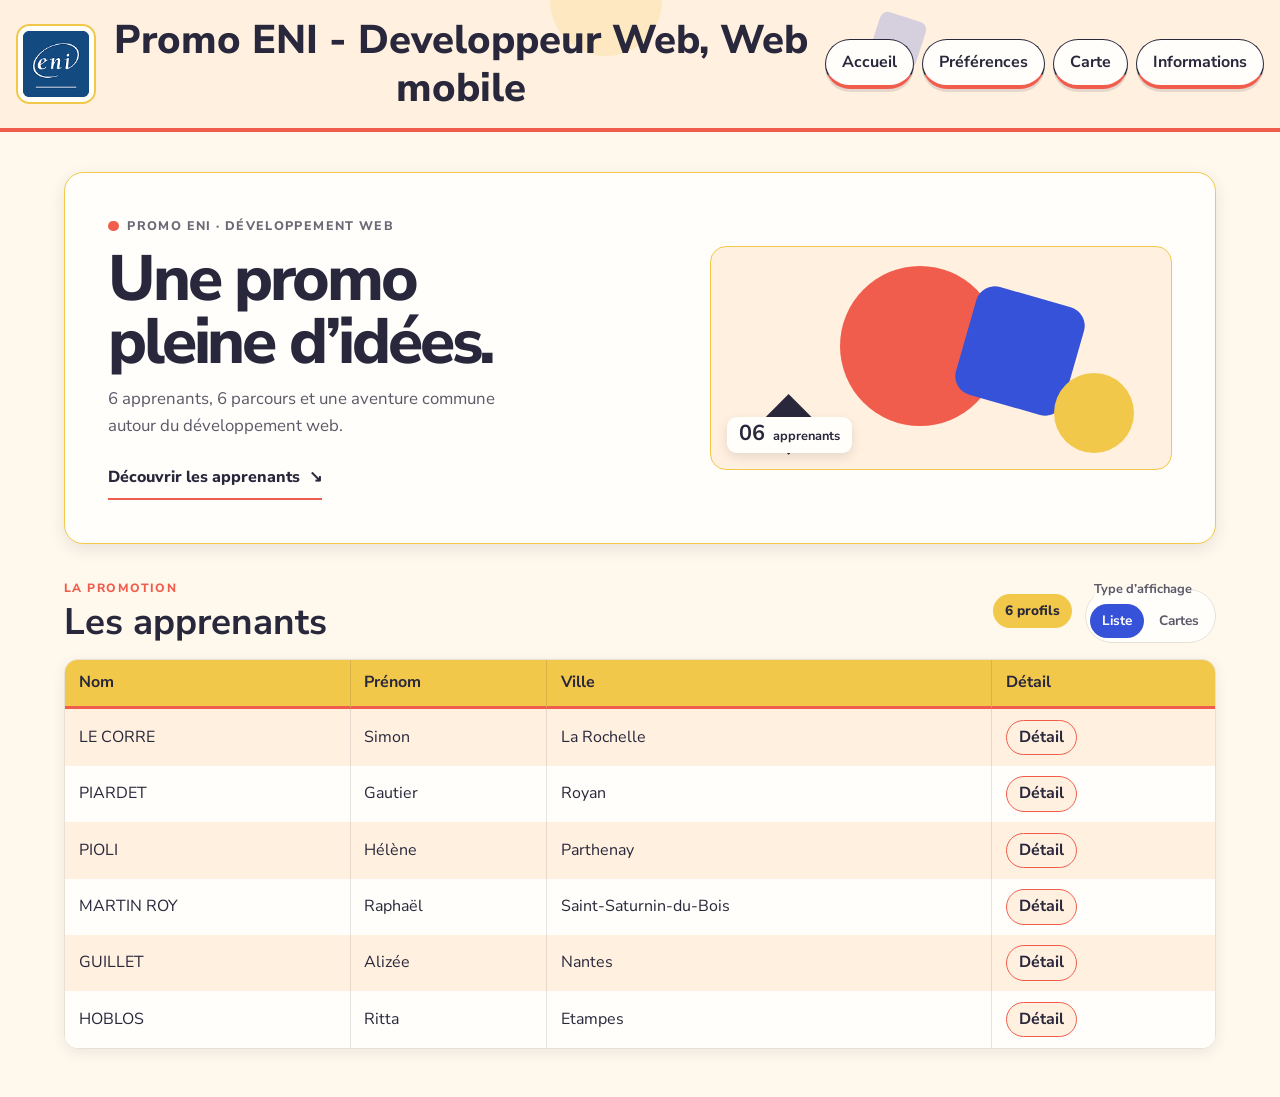
<file: html/index.html>
<!DOCTYPE html>
<html lang="fr">
<head>
    <meta charset="UTF-8">
    <meta name="viewport" content="width=device-width, initial-scale=1.0">
    <title>PromoENI - Accueil</title>
    <link rel="stylesheet" href="../css/style.css">
    <link href="https://fonts.googleapis.com/css2?family=Nunito+Sans:wght@400;600;700;800&display=swap" rel="stylesheet">
</head>

<body>

    <header>

        <img src="../images/logo.png" alt="Logo ENI" title="Logo ENI">

        <h1 class="site-title">Chargement de la promotion...</h1>

        <nav aria-label="Navigation principale">

            <a href="index.html" aria-current="page">Accueil</a>
            <a href="préférences.html">Préférences</a>
            <a href="carte.html">Carte</a>
            <a href="information.html">Informations</a>

        </nav>

    </header>

    <main class="page-content">

        <section class="hero" aria-labelledby="titre-introduction">

            <div class="hero-copy">

                <p class="eyebrow"><span class="eyebrow-dot" aria-hidden="true"></span>Promo ENI · Développement web</p>

                <h2 id="titre-introduction">Une promo pleine d’idées.</h2>

                <p><span id="nombreIntro">6</span> apprenants, <span id="nombreParcours">6</span> parcours et une aventure commune autour du développement web.</p>

                <a class="hero-cta" href="#section-apprenants">Découvrir les apprenants <span aria-hidden="true">↘</span></a>

            </div>

            <div class="hero-art">

                <span class="shape shape-orb" aria-hidden="true"></span>
                <span class="shape shape-block" aria-hidden="true"></span>
                <span class="shape shape-sun" aria-hidden="true"></span>
                <span class="shape shape-diamond" aria-hidden="true"></span>

                <div class="art-caption"><strong id="nombreApprenantsHero">06</strong><span>apprenants</span></div>

            </div>

        </section>

        <section class="roster" id="section-apprenants" aria-labelledby="titreListe">

            <div class="section-head">

                <div>

                    <p class="section-kicker">La promotion</p>

                    <h2 id="titreListe">Les apprenants</h2>

                </div>

                <div class="roster-meta">

                    <span class="count-pill"><span id="nombreProfils">6</span> profils</span>

                    <form class="form-affichage">

                        <fieldset class="view-toggle">

                            <legend>Type d’affichage</legend>

                            <input type="radio" id="Liste" name="affichage" value="liste" checked>
                            <label for="Liste">Liste</label>

                            <input type="radio" id="Cartes" name="affichage" value="cartes">
                            <label for="Cartes">Cartes</label>

                        </fieldset>

                    </form>

                </div>

            </div>

            <div id="conteneurTableau" class="table-responsive">

                <table class="table-apprenants">

                    <thead>

                        <tr>

                            <th scope="col">Nom</th>
                            <th scope="col">Prénom</th>
                            <th scope="col">Ville</th>
                            <th scope="col">Détail</th>

                        </tr>
                    </thead>

                    <tbody id="listeApprenants"></tbody>

                </table>

            </div>

            <section id="cartesApprenants" class="grille-apprenants" aria-label="Cartes des apprenants" hidden></section>

        </section>

    </main>

    <div id="modalApprenant" class="modal-apprenant" hidden>

        <h2 id="titreModal">Fiche de l'apprenant</h2>

        <div class="contenu-identite-modal">
            <img id="avatarModal" class="avatar-modal" src="../images/avatar.png" alt="Avatar par défaut">

            <dl class="informations-modal">

                <div>

                    <dt>Nom</dt>
                    <dd id="nomModal"></dd>

                    <dt>Prénom</dt>
                    <dd id="prenomModal"></dd>

                </div>

                <div>

                    <dt>Ville</dt>
                    <dd id="villeModal"></dd>

                </div>

            </dl>

        </div>

        <section class="anecdote-modal">

            <h3 id="titreAnecdoteModal">Anecdote sur l'apprenant</h3>

            <p id="texteAnecdoteModal"></p>

        </section>

    </div>


    <script src="../js/index.js"></script>
    <script src="../js/theme.js"></script>
    <script src="../js/promo.js"></script>

</body>

</html>
</file>
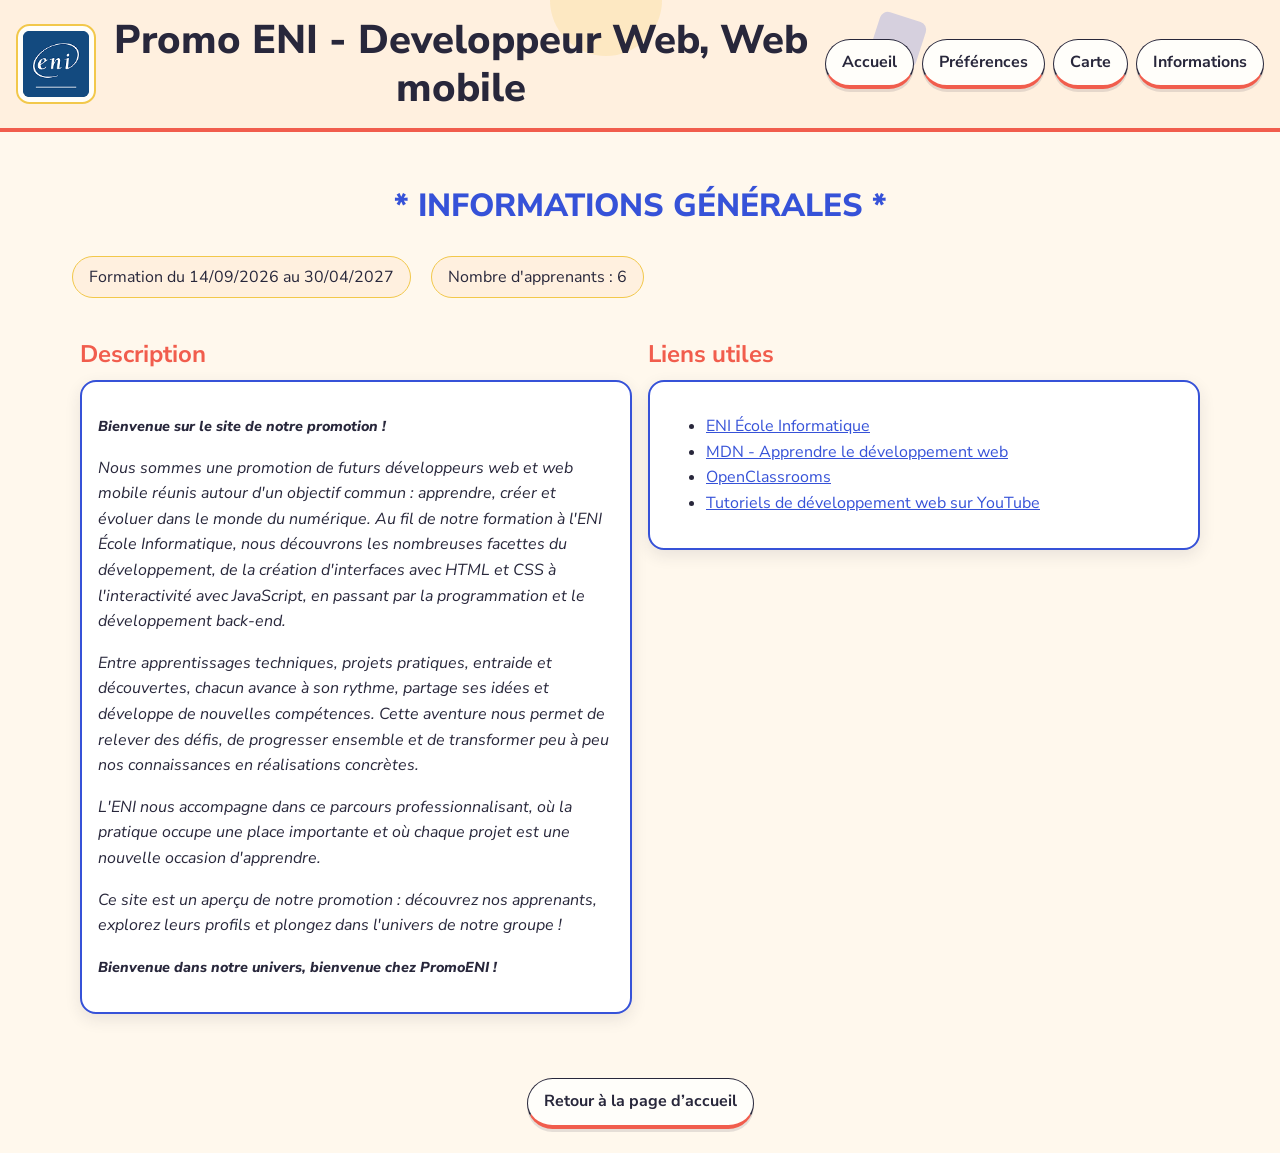
<file: html/information.html>
<!DOCTYPE html>
<html lang="fr">
<head>
    <meta charset="UTF-8">
    <meta name="viewport" content="width=device-width, initial-scale=1.0">
    <title>PromoENI - Informations</title>
    <link rel="stylesheet" href="../css/style.css">
    <link href="https://fonts.googleapis.com/css2?family=Nunito+Sans:wght@400;600;700;800&display=swap" rel="stylesheet">
</head>

<body>

    <header>

        <img src="../images/logo.png" alt="Logo ENI" title="Logo ENI">

         <h1 class="site-title">Chargement de la promotion...</h1>

        <nav>

            <a href="index.html">Accueil</a>
            <a href="préférences.html">Préférences</a>
            <a href="carte.html">Carte</a>
            <a href="information.html">Informations</a>

        </nav>

    </header>

    <main class="page-informations">

        <h1>* INFORMATIONS GÉNÉRALES *</h1>

        <p id="datesFormation">Chargement des dates...</p>

        <p id="nombreApprenants">Chargement du nombre d'apprenants...</p>

        <div class="contenu-informations">

            <section class="bloc-information">

                <h2>Description</h2>

                <div class="cadre-information">
            
                    <div id="texteDescription"></div>

                </div>

            </section>

            <section class="bloc-information">

                <h2>Liens utiles</h2>

                <div class="cadre-information">

                    <ul>

                        <li><a href="https://www.eni-ecole.fr/" target="_blank">
                        ENI École Informatique</a>
                        </li>

                        <li><a href="https://developer.mozilla.org/fr/docs/Learn_web_development" target="_blank">
                        MDN - Apprendre le développement web</a>
                        </li>

                        <li><a href="https://openclassrooms.com/fr/" target="_blank">
                        OpenClassrooms</a>
                        </li>

                        <li><a href="https://www.youtube.com/results?search_query=tutoriel+d%C3%A9veloppement+web+fran%C3%A7ais+d%C3%A9butant" target="_blank">
                        Tutoriels de développement web sur YouTube</a>

                        </li>

                    </ul>

                </div>

            </section>

        </div>

    </main>

    <footer class="footer-informations">

        <a class="lien-navigation" href="index.html">Retour à la page d’accueil</a>

    </footer>
    
    <script src="../js/theme.js"></script>
    <script src="../js/information.js"></script>
    <script src="../js/promo.js"></script>

</body>

</html>
</file>
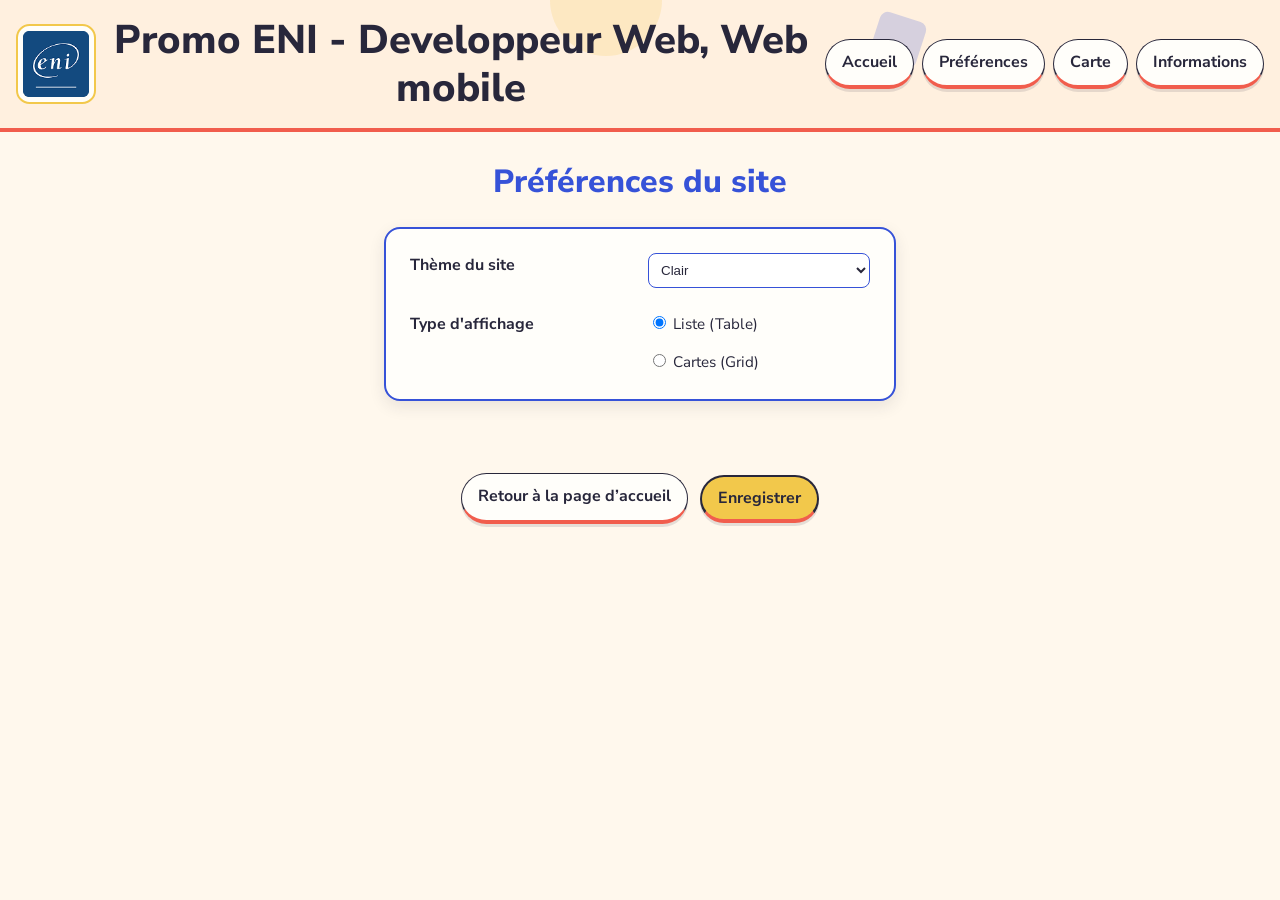
<file: html/préférences.html>
<!DOCTYPE html>
<html lang="fr">
<head>
    <meta charset="UTF-8">
    <meta name="viewport" content="width=device-width, initial-scale=1.0">
    <title>PromoENI - Préférences</title>
    <link rel="stylesheet" href="../css/style.css">
    <link href="https://fonts.googleapis.com/css2?family=Nunito+Sans:wght@400;600;700;800&display=swap" rel="stylesheet">
</head>

<body>

    <header>

        <img src="../images/logo.png" alt="Logo ENI" title="Logo ENI">

         <h1 class="site-title">Chargement de la promotion...</h1>

        <nav>

            <a href="index.html">Accueil</a>
            <a href="préférences.html">Préférences</a>
            <a href="carte.html">Carte</a>
            <a href="information.html">Informations</a>

        </nav>

    </header>
    
    <main>

        <h1>Préférences du site</h1>

        <form id="formPreferences">

            <div class="preference-row">

                <label for="theme">Thème du site</label>

                <select name="theme" id="theme">

                    <option value="clair" selected>Clair</option>
                    <option value="sombre">Sombre</option>

                </select>

            </div>

            <fieldset class="preference-row">

                <legend>Type d'affichage</legend>

                <div class="preference-choices">

                    <div>

                        <input type="radio" id="Liste" name="affichage"value="liste" checked>
                        <label for="Liste">Liste (Table)</label>

                    </div>

                    <div>

                        <input type="radio" id="Cartes" name="affichage"value="cartes">
                        <label for="Cartes">Cartes (Grid)</label>
                    </div>

                </div>

            </fieldset>

        </form>

    </main>  

    <footer class="footer-preferences">

        <a class="lien-navigation" href="index.html">Retour à la page d’accueil</a>

        <button id="boutonEnregistrer" class="lien-navigation" type="button">Enregistrer</button>

    </footer>

    <script src="../js/préférences.js"></script>
    <script src="../js/theme.js"></script>
    <script src="../js/promo.js"></script>

</body>

</html>
</file>
<file: css/style.css>
/*-----------------------------------GENERALE----------------------------------------------*/


/* Les dimensions incluent les bordures et les marges internes */

*,
*::before,
*::after {
    box-sizing: border-box;
}

/* Les images restent adaptées à leur conteneur */

img {
    max-width: 100%;
    height: auto;
}

/* Le focus reste visible lors de la navigation au clavier */

:focus {
    outline: 3px solid #3652D8;
    outline-offset: 3px;
}

/* Mise en forme générale du site */

body {
    margin: 0;
    background-color: #FFF8ED;
    color: #28273B;
    font-family: "Nunito Sans", sans-serif;
    line-height: 1.6;
}


/* Titres principaux */


.site-title {
    color: #28273B;
    font-size: 2.5rem;
    line-height: 1.2;
    font-weight: 800;
    text-align: center;
    max-width: 100%;
}


@media (max-width: 40rem) {
    .site-title {
        font-size: 2rem;
    }
}

h1 {
    color: #28273B;
    font-size: 2rem;
    line-height: 1.3;
    font-weight: 800;
    text-align: center;
    max-width: 100%;
}

h2 {
    color: #28273B;
    font-size: 1.5rem;
    line-height: 1.4;
    font-weight: 700;
}

main > h2 {
    margin-left: 0;
}

/* En-tête du site */
header {
    display: flex;
    flex-wrap: wrap;
    align-items: center;
    justify-content: space-between;
    gap: 1rem;
    padding: 1rem;
    position: relative;
    overflow: hidden;
    background-color: #FFF0DF;
    border-bottom: 4px solid #F15D4D;
}

header::before,
header::after {
    content: "";
    position: absolute;
    z-index: 0;
    opacity: 0.2;
}

header::before {
    top: -3.5rem;
    left: 43%;
    width: 7rem;
    height: 7rem;
    border-radius: 50%;
    background-color: #F2C84B;
}

header::after {
    top: 1rem;
    right: 28%;
    width: 3rem;
    height: 3rem;
    border-radius: 0.5rem;
    background-color: #3652D8;
    transform: rotate(18deg);
}

header > img,
header > .site-title,
header > nav {
    position: relative;
    z-index: 1;
}

/* Logo ENI */
header img {
    display: block;
    width: 5rem;
    height: auto;
    flex-shrink: 0;
    padding: 0.3rem;
    background-color: #FFFEFA;
    border: 2px solid #F2C84B;
    border-radius: 0.85rem;
}

/* Titre du site */
header .site-title {
    margin: 0;
    flex: 1 1 12rem;
}

header nav {
    display: flex;
    flex-wrap: wrap;
    justify-content: center;
    gap: 0.5rem;
}

/* Liens du menu et lien de retour présentés comme des boutons */
header nav a,
.lien-navigation {
    font-family: inherit;
    font-size: inherit;
    cursor: pointer;
    display: inline-block;
    padding: 0.625rem 1rem;
    color: #28273B;
    background-color: #FFFEFA;
    border: 1px solid #28273B;
    border-bottom: 4px solid #F15D4D;
    border-radius: 999px;
    box-shadow: 0 3px 0 rgba(40, 39, 59, 0.12);
    font-weight: 700;
    text-decoration: none;
    transition: background-color 0.2s ease,
                color 0.2s ease,
                box-shadow 0.2s ease;
}

/* Même effet au survol pour les deux types de liens */
header nav a:hover,
.lien-navigation:hover {
    background-color: #3652D8;
    color: #FFFFFF;
    border-color: #3652D8;
    box-shadow: 0 4px 8px rgba(40, 39, 59, 0.2);
}



/*----------------------------------------PAGE ACCEUIL-------------------------------------*/


/* Zone du choix d'affichage */
form {
    display: flex;
    justify-content: flex-end;
    padding: 0.5rem 1rem;
}

/* Groupe sans bordure */
form fieldset {
    display: flex;
    flex-wrap: wrap;
    align-items: center;
    gap: 0.75rem;
    margin: 0;
    padding: 0;
    border: none;
    min-width: 0;
}

/* Intitulé du groupe */
form legend {
    float: left;
    width: auto;
    margin-right: 0.25rem;
    padding: 0;
    color: #28273B;
    font-size: 0.95rem;
    font-weight: 700;
}

form:not(#formPreferences) fieldset {
    padding: 0.5rem 0.9rem;
    background-color: #FFFEFA;
    border: 1px solid #E8E0D5;
    border-radius: 999px;
    box-shadow: 0 3px 10px rgba(40, 39, 59, 0.08);
}

/* Libellés */
form label {
    cursor: pointer;
    font-size: 0.95rem;
}

form:not(#formPreferences) {
    width: min(100%, 76rem);
    margin: 0 auto;
    padding: 0.8rem clamp(1rem, 2.7vw, 2rem);
}

form:not(#formPreferences) + main,
main:not(.page-informations) {
    width: min(100%, 76rem);
    margin: 0 auto;
    padding: 0.5rem clamp(1rem, 2.7vw, 2rem) 2rem;
}

main > h1,
main > h2,
.page-informations > h1 {
    color: #3652D8;
}

form:not(#formPreferences) + main {
    position: relative;
}

form:not(#formPreferences) + main::before,
form:not(#formPreferences) + main::after {
    content: "";
    position: absolute;
    z-index: 0;
    opacity: 0.28;
}

form:not(#formPreferences) + main::before {
    top: 5rem;
    right: 1.5rem;
    width: 10rem;
    height: 10rem;
    border-radius: 50%;
    background-color: #F2C84B;
}

form:not(#formPreferences) + main::after {
    top: 12rem;
    right: 8rem;
    width: 4rem;
    height: 4rem;
    border-radius: 0.75rem;
    background-color: #3652D8;
    transform: rotate(18deg);
}

form:not(#formPreferences) + main > * {
    position: relative;
    z-index: 1;
}



/* Formulaire des préférences */
#formPreferences {
    display: flex;
    flex-direction: column;
    gap: 1.5rem;
    width: min(100% - 2rem, 32rem);
    margin: 1.5rem auto;
    padding: 1.5rem;
    background-color: #FFFEFA;
    border: 2px solid #3652D8;
    border-radius: 1rem;
    box-shadow: 0 0.35rem 1rem rgba(40, 39, 59, 0.1);
}

/* Chaque rubrique possède deux colonnes identiques */
#formPreferences .preference-row {
    display: grid;
    grid-template-columns: 1fr 1fr;
    align-items: start;
    column-gap: 1rem;
    width: 100%;
    min-width: 0;
    margin: 0;
    padding: 0;
    border: none;
}

/* Intitulés alignés à gauche */
#formPreferences .preference-row > label,
#formPreferences .preference-row > legend {
    grid-column: 1;
    margin: 0;
    padding: 0;
    color: #28273B;
    font-size: 1rem;
    font-weight: 700;
}

/* Le menu et les choix occupent la même colonne */
#formPreferences select,
#formPreferences .preference-choices {
    grid-column: 2;
    min-width: 0;
}

/* Espacement des choix radio */
#formPreferences .preference-choices {
    display: flex;
    flex-direction: column;
    gap: 0.75rem;
}

#formPreferences label {
    cursor: pointer;
}

#formPreferences select {
    padding: 0.5rem;
    color: #28273B;
    background-color: #FFFFFF;
    border: 1px solid #3652D8;
    border-radius: 0.5rem;
}


/* Sur les petits écrans, conserver une mise en page lisible */
@media (max-width: 30rem) {
    #formPreferences .preference-row {
        grid-template-columns: 1fr;
        row-gap: 0.5rem;
    }

    #formPreferences .preference-row > label,
    #formPreferences .preference-row > legend,
    #formPreferences select,
    #formPreferences .preference-choices {
        grid-column: 1;
    }
}

/* Encadre le tableau et lui ajoute une ombre douce */
.table-responsive {
    width: 80%;
    max-width: 72rem;
    margin: 1rem 0;
    border: 2px solid #3652D8;
    border-radius: 0.85rem;
    box-shadow: 0 0.25rem 0.75rem rgba(23, 37, 84, 0.16);
    overflow: hidden;
}

/* Fait remplir au tableau son conteneur */
.table-apprenants {
    width: 100%;
    border-collapse: separate;
    border-spacing: 0;
}

/* Aère le contenu et aligne le texte à gauche */
.table-apprenants th,
.table-apprenants td {
    padding: 0.65rem 0.85rem;
    text-align: left;
}

.table-apprenants th {
    color: #FFFFFF;
    background-color: #3652D8;
    border-bottom: 3px solid #F15D4D;
}

/* Sépare verticalement les colonnes avec une ombre discrète */
.table-apprenants th + th,
.table-apprenants td + td {
    border-left: 1px solid rgba(40, 39, 59, 0.18);
    box-shadow: none;
}

/* Alterne les fonds des lignes sans ajouter de lignes horizontales */
.table-apprenants tbody tr:nth-child(odd) {
    background-color: #FFF0DF;
}

/* Garde une ligne claire entre deux lignes lavande */
.table-apprenants tbody tr:nth-child(even) {
    background-color: #FFF8ED;
}

/* Sur petit écran, le tableau prend toute la largeur disponible */
@media (max-width: 48rem) {
    header::before,
    header::after,
    form:not(#formPreferences) + main::before,
    form:not(#formPreferences) + main::after {
        display: none;
    }

    .table-responsive {
        width: 100%;
        margin-left: 0;
    }
}

/* Cache la présentation qui n'est pas sélectionnée */
#conteneurTableau[hidden],
#cartesApprenants[hidden],
.modal-apprenant[hidden] {
    display: none;
}

/* Affiche trois cartes par ligne */
.grille-apprenants {
    width: 100%;
    display: grid;
    grid-template-columns: 1fr 1fr 1fr;
    gap: 1rem;
    padding: 0;
}

/* Donne à chaque apprenant la forme d'une petite carte */
.carte-apprenant {
    min-width: 0;
    padding: 1rem;
    color: #28273B;
    background-color: #FFFEFA;
    border: 2px solid #3652D8;
    border-radius: 1rem;
    box-shadow: 0 0.2rem 0.5rem rgba(23, 37, 84, 0.12);
    text-align: center;
}

.carte-apprenant:nth-child(odd) {
    border-top: 5px solid #F15D4D;
}

.carte-apprenant:nth-child(even) {
    border-top: 5px solid #F2C84B;
}

/* Réduit l'espace autour du nom et de la ville */
.carte-apprenant h3,
.carte-apprenant p {
    margin: 0 0 0.4rem;
}

/* Présente le lien Détail comme un petit bouton */
.carte-apprenant .lien-detail-carte {
    display: inline-block;
    padding: 0.35rem 0.75rem;
    color: #FFFFFF;
    background-color: #3652D8;
    border: 1px solid #3652D8;
    border-radius: 999px;
    font-weight: 700;
    text-decoration: none;
    box-shadow: 0 0.12rem 0.2rem rgba(40, 39, 59, 0.14);
}

.carte-apprenant .lien-detail-carte:hover {
    background-color: #F15D4D;
    border-color: #F15D4D;
}

/* Passe à deux cartes par ligne sur téléphone */
@media (max-width: 28rem) {
    .grille-apprenants {
        grid-template-columns: 1fr 1fr;
    }
}

/* N'affiche qu'une carte par ligne sur un écran très étroit */
@media (max-width: 20rem) {
    .grille-apprenants {
        grid-template-columns: 1fr;
    }
}

/*-------------------------PAGE INFORMATIONS-----------------------------------------------*/

/* Ajoute de l'espace autour du contenu de cette page uniquement */
.page-informations {
    width: min(100%, 76rem);
    margin: 0 auto;
    padding: clamp(1rem, 3vw, 2rem);
}

.page-informations > h1 {
    color: #3652D8;
}

#datesFormation,
#nombreApprenants {
    display: inline-block;
    margin: 0.5rem;
    padding: 0.45rem 1rem;
    background-color: #FFF0DF;
    border: 1px solid #F2C84B;
    border-radius: 999px;
}

[id="texteDescription"] {
    font-style: italic;
}

/* Met les deux phrases en gras et réduit légèrement leur taille */
.mise-en-avant-description {
    font-weight: 800;
    font-size: 0.9em;
}

/* Centre le titre et les deux informations générales */
.page-informations > h1,
.page-informations > p {
    text-align: center;
}

/* Place les deux blocs côte à côte avec un espace égal entre eux */
.contenu-informations {
    display: grid;
    grid-template-columns: 1fr 1fr;
    gap: 1rem;
    width: 100%;
    max-width: 70rem;
    margin: 2rem auto;
}

/* La section contient le titre et le cadre, sans dessiner elle-même de cadre */
.bloc-information {
    min-width: 0;
}

/* Place le titre au-dessus du cadre */
.bloc-information h2 {
    margin: 0 0 0.5rem;
    color: #F15D4D;
}

/* Encadre uniquement le contenu situé sous le titre */
.cadre-information {
    padding: 1rem;
    background-color: #FFFFFF;
    border: 2px solid #3652D8;
    border-radius: 1rem;
    box-shadow: 0 0.35rem 1rem rgba(40, 39, 59, 0.1);
}

.cadre-information a {
    color: #3652D8;
}

.cadre-information a:hover {
    color: #F15D4D;
}

/* Centre le lien de retour sous les deux blocs */
.footer-informations {
    display: flex;
    justify-content: center;
    gap: 0.75rem;
    padding: 0 1rem 1.5rem;
}

/* Empile les blocs quand l'écran est étroit */
@media (max-width: 42rem) {
    .contenu-informations {
        grid-template-columns: 1fr;
    }
}

/*--------------------------------------PAGE PREFERENCES-----------------------------------*/

/* Centre les actions en bas de la page Préférences */
.footer-preferences {
    display: flex;
    flex-wrap: wrap;
    justify-content: center;
    align-items: center;
    gap: 0.75rem;
    padding: 1rem;
}

#boutonEnregistrer {
    color: #28273B;
    background-color: #F2C84B;
    border: 2px solid #28273B;
    border-bottom: 4px solid #F15D4D;
    border-radius: 999px;
    font-weight: 700;
}

#boutonEnregistrer:hover {
    color: #FFFFFF;
    background-color: #3652D8;
    border-color: #3652D8;
}

/* Thème sombre : bleu nuit et accents de la palette Pop géométrique */
html[data-theme="sombre"] body {
    background-color: #050B16;
    color: #F5F3EC;
}

html[data-theme="sombre"] :focus {
    outline-color: #F2C84B;
}

html[data-theme="sombre"] h1,
html[data-theme="sombre"] h2,
html[data-theme="sombre"] h3,
html[data-theme="sombre"] .site-title,
html[data-theme="sombre"] form legend,
html[data-theme="sombre"] #formPreferences .preference-row > label,
html[data-theme="sombre"] #formPreferences .preference-row > legend {
    color: #F5F3EC;
}

html[data-theme="sombre"] header {
    background-color: #081323;
    border-bottom-color: #F15D4D;
}

html[data-theme="sombre"] header nav a,
html[data-theme="sombre"] .lien-navigation {
    color: #F5F3EC;
    background-color: #101F32;
    border-color: #3652D8;
    border-bottom-color: #F15D4D;
}

html[data-theme="sombre"] header nav a:hover,
html[data-theme="sombre"] .lien-navigation:hover {
    color: #FFFFFF;
    background-color: #F15D4D;
    border-color: #F15D4D;
}

html[data-theme="sombre"] a:not(.lien-navigation):not(.lien-detail-carte) {
    color: #AFC5F7;
}

html[data-theme="sombre"] .cadre-information,
html[data-theme="sombre"] .carte-apprenant,
html[data-theme="sombre"] #formPreferences {
    color: #F5F3EC;
    background-color: #0B192B;
    border-color: #3652D8;
}

html[data-theme="sombre"] .table-responsive {
    background-color: #0B192B;
    border-color: #3652D8;
}

html[data-theme="sombre"] .table-apprenants tbody tr:nth-child(odd),
html[data-theme="sombre"] .table-apprenants tbody tr:nth-child(even) {
    color: #F5F3EC;
    background-color: #0E1D30;
}

html[data-theme="sombre"] .table-apprenants th + th,
html[data-theme="sombre"] .table-apprenants td + td {
    border-left-color: rgba(245, 243, 236, 0.18);
    box-shadow: none;
}

html[data-theme="sombre"] .bouton-detail {
    color: #F5F3EC;
    background-color: #101F32;
    border-color: #F15D4D;
}

html[data-theme="sombre"] .carte-apprenant .lien-detail-carte {
    color: #FFFFFF;
    background-color: #3652D8;
    border-color: #3652D8;
}

html[data-theme="sombre"] .carte-apprenant .lien-detail-carte:hover,
html[data-theme="sombre"] .bouton-detail:hover {
    color: #FFFFFF;
    background-color: #F15D4D;
    border-color: #F15D4D;
}

html[data-theme="sombre"] #formPreferences select {
    color: #F5F3EC;
    background-color: #101F32;
    border-color: #3652D8;
}

html[data-theme="sombre"] #datesFormation,
html[data-theme="sombre"] #nombreApprenants {
    color: #F5F3EC;
    background-color: #101F32;
    border-color: #F2C84B;
}

html[data-theme="sombre"] .cadre-information a {
    color: #AFC5F7;
}

html[data-theme="sombre"] .cadre-information a:hover {
    color: #F15D4D;
}

html[data-theme="sombre"] .leaflet-popup-content-wrapper,
html[data-theme="sombre"] .leaflet-popup-tip {
    color: #F5F3EC;
    background-color: #0B192B;
    border-color: #F15D4D;
}

/*-------------------------------PAGE CARTE------------------------------------------------*/


/* Centre la carte et adapte ses dimensions à l'écran */
#map {
    width: calc(100% - 2rem);
    max-width: 60rem;
    height: clamp(18rem, 60vh, 34rem);
    margin: 2rem auto;
    border: 3px solid #F15D4D;
    border-radius: 1rem;
    box-shadow: 0 0.35rem 1rem rgba(40, 39, 59, 0.14);
    overflow: hidden;
}

.leaflet-popup-content-wrapper {
    color: #28273B;
    background-color: #FFFEFA;
    border: 2px solid #F15D4D;
    border-radius: 0.85rem;
}

.leaflet-popup-tip {
    background-color: #FFFEFA;
}

/* Agrandit les boutons de zoom pour faciliter leur utilisation au toucher */
#map .leaflet-control-zoom a {
    min-width: 44px;
    min-height: 44px;
    line-height: 44px;
    font-size: 1.4rem;
}

/* Rend visible le focus quand on navigue au clavier */
#map:focus,
#map .leaflet-control a:focus {
    outline: 3px solid #3652D8;
    outline-offset: 3px;
}


/*-----------------------------------MODAL----------------------------------*/

/* Présente le bouton Détail du tableau comme un lien cliquable */
.bouton-detail {
    padding: 0.25rem 0.75rem;
    color: #28273B;
    background-color: #FFF0DF;
    border: 1px solid #F15D4D;
    border-radius: 999px;
    font: inherit;
    font-weight: 700;
    text-decoration: none;
    cursor: pointer;
}

/* Souligne davantage le bouton Détail au survol */
.bouton-detail:hover {
    color: #FFFFFF;
    background-color: #F15D4D;
}

/* Affiche la fiche au centre de la page */
.modal-apprenant {
    position: fixed;
    top: 50%;
    left: 50%;
    transform: translate(-50%, -50%);
    z-index: 1200;
    width: min(90vw, 38rem);
    max-width: calc(100vw - 1rem);
    max-height: calc(100vh - 1rem);
    margin: 0;
    padding: 1rem;
    color: #28273B;
    background-color: #FFFFFF;
    border: 3px solid #F15D4D;
    border-radius: 1rem;
    box-shadow: 0 1rem 3rem rgba(0, 0, 0, 0.25);
    overflow-y: auto;
}
@media (min-width: 80rem) {
    .modal-apprenant {
        top: auto;
        right: 1rem;
        bottom: 1rem;
        left: auto;
        transform: none;
        width: min(26vw, 24rem);
        max-height: min(70vh, 40rem);
    }

    .table-apprenants .bouton-detail {
        position: relative;
        z-index: auto;
    }
}


/* Place l'avatar à gauche et les informations à droite */
.contenu-identite-modal {
    display: grid;
    grid-template-columns: 8rem 1fr;
    align-items: start;
    gap: 1.25rem;
}

/* Affiche l'avatar dans un cadre carré */
.avatar-modal {
    display: block;
    width: 100%;
    aspect-ratio: 1;
    background-color: #FFF0DF;
    border-radius: 0.5rem;
}

/* Organise les informations de l'apprenant en lignes */
.informations-modal {
    display: grid;
    gap: 0.75rem;
    margin: 0;
}

/* Aligne chaque intitulé avec sa valeur */
.informations-modal div {
    display: grid;
    grid-template-columns: 5rem 1fr;
    gap: 0.5rem;
}

/* Met en évidence les intitulés Nom, Prénom et Ville */
.informations-modal dt,
.anecdote-modal h3 {
    color: #28273B;
    font-weight: 700;
}

/* Permet aux valeurs longues de revenir à la ligne */
.informations-modal dd {
    min-width: 0;
    margin: 0;
}

/* Sépare l'anecdote des informations principales */
.anecdote-modal {
    margin-top: 1.25rem;
}

/* Encadre le texte de l'anecdote */
.anecdote-modal p {
    min-height: 5rem;
    margin: 0;
    padding: 1rem;
    background-color: #FFF8ED;
    border: 1px solid #3652D8;
    border-radius: 0.5rem;
}

/* Adapte les couleurs de la fiche au thème sombre */
html[data-theme="sombre"] .modal-apprenant {
    color: #F5F3EC;
    background-color: #0B192B;
    border-color: #3652D8;
}

html[data-theme="sombre"] .informations-modal dt,
html[data-theme="sombre"] .anecdote-modal h3 {
    color: #F5F3EC;
}

html[data-theme="sombre"] .avatar-modal,
html[data-theme="sombre"] .anecdote-modal p {
    background-color: #101F32;
    border-color: #3652D8;
}
/* Réduit la largeur de l'avatar sur les petits écrans */
@media (max-width: 30rem) {
    .contenu-identite-modal {
        grid-template-columns: 5.5rem 1fr;
        gap: 0.75rem;
    }

    .informations-modal div {
        grid-template-columns: 4.5rem 1fr;
        gap: 0.35rem;
    }
}

/* Empile l'avatar et les informations sur les écrans très étroits */
@media (max-width: 22rem) {
    .contenu-identite-modal {
        grid-template-columns: 1fr;
    }

    .avatar-modal {
        width: 7rem;
    }
}





/* Accueil : introduction et illustration Pop géométrique */
main.page-content {
    width: min(100%, 76rem);
    margin: 0 auto;
    padding: 2.5rem clamp(1rem, 2.7vw, 2rem) 3rem;
}

.hero {
    display: grid;
    grid-template-columns: 1.1fr 0.9fr;
    align-items: center;
    gap: clamp(1.2rem, 3vw, 2.5rem);
    min-height: 17rem;
    margin-bottom: 2.2rem;
    padding: clamp(1.25rem, 4vw, 2.7rem);
    background-color: #FFFEFA;
    border: 1px solid #F2C84B;
    border-radius: 1.2rem;
    box-shadow: 0 0.35rem 1rem rgba(40, 39, 59, 0.1);
}

.hero-copy {
    position: relative;
    z-index: 1;
}

.eyebrow {
    display: flex;
    align-items: center;
    gap: 0.55rem;
    margin: 0 0 0.75rem;
    color: #6D6876;
    font-size: 0.78rem;
    font-weight: 800;
    letter-spacing: 0.11em;
    text-transform: uppercase;
}

.eyebrow-dot {
    width: 0.65rem;
    height: 0.65rem;
    border-radius: 50%;
    background-color: #F15D4D;
}

.hero-copy h2 {
    max-width: 11ch;
    margin: 0 0 0.8rem;
    color: #28273B;
    font-size: clamp(2.4rem, 5vw, 4.4rem);
    font-weight: 800;
    line-height: 0.98;
    letter-spacing: -0.05em;
}

.hero-copy > p:not(.eyebrow) {
    max-width: 43ch;
    margin: 0 0 1.1rem;
    color: #5C5968;
    font-size: 1.05rem;
}

.hero-cta {
    display: inline-flex;
    align-items: center;
    gap: 0.55rem;
    padding: 0.45rem 0;
    color: #28273B;
    font-weight: 800;
    text-decoration: none;
    border-bottom: 2px solid #F15D4D;
}

.hero-cta:hover {
    color: #3652D8;
    border-bottom-color: #3652D8;
}

.hero-art {
    min-height: 14rem;
    position: relative;
    overflow: hidden;
    background-color: #FFF0DF;
    border: 1px solid #F2C84B;
    border-radius: 1rem;
}

.shape {
    position: absolute;
}

.shape-orb {
    width: 10rem;
    height: 10rem;
    top: 1.2rem;
    left: 28%;
    border-radius: 50%;
    background-color: #F15D4D;
}

.shape-block {
    width: 7rem;
    height: 7rem;
    top: 3rem;
    left: 55%;
    border-radius: 1.2rem;
    background-color: #3652D8;
    transform: rotate(16deg);
}

.shape-sun {
    width: 5rem;
    height: 5rem;
    right: 8%;
    bottom: 1rem;
    border-radius: 50%;
    background-color: #F2C84B;
}

.shape-diamond {
    width: 2.7rem;
    height: 2.7rem;
    left: 12%;
    bottom: 1.4rem;
    background-color: #28273B;
    transform: rotate(45deg);
}

.art-caption {
    position: absolute;
    left: 1rem;
    bottom: 1rem;
    display: flex;
    align-items: baseline;
    gap: 0.45rem;
    padding: 0.4rem 0.75rem;
    color: #28273B;
    background-color: #FFFEFA;
    border-radius: 0.6rem;
    box-shadow: 0 0.25rem 0.75rem rgba(40, 39, 59, 0.12);
}

.art-caption strong {
    font-size: 1.35rem;
    line-height: 1;
}

.art-caption span {
    font-size: 0.8rem;
    font-weight: 700;
}

/* Section et choix d’affichage des apprenants */
.roster {
    scroll-margin-top: 1rem;
}

.section-head {
    display: flex;
    align-items: end;
    justify-content: space-between;
    gap: 1rem;
    margin-bottom: 1rem;
}

.section-kicker {
    margin: 0 0 0.15rem;
    color: #F15D4D;
    font-size: 0.75rem;
    font-weight: 800;
    letter-spacing: 0.12em;
    text-transform: uppercase;
}

.section-head h2 {
    margin: 0;
    color: #28273B;
    font-size: clamp(1.7rem, 3vw, 2.3rem);
    line-height: 1.15;
}

.roster-meta {
    display: flex;
    align-items: center;
    justify-content: flex-end;
    gap: 0.8rem;
}

.count-pill {
    display: inline-block;
    padding: 0.4rem 0.75rem;
    color: #28273B;
    background-color: #F2C84B;
    border-radius: 999px;
    font-size: 0.85rem;
    font-weight: 800;
    white-space: nowrap;
}

.form-affichage {
    width: auto;
    margin: 0;
    padding: 0;
}

.view-toggle {
    display: flex;
    align-items: center;
    gap: 0.2rem;
    margin: 0;
    padding: 0.25rem;
    background-color: #FFFEFA;
    border: 1px solid #E8E0D5;
    border-radius: 999px;
}

.view-toggle legend {
    float: none;
    width: auto;
    margin: 0 0.45rem 0 0.25rem;
    padding: 0;
    color: #5C5968;
    font-size: 0.8rem;
    font-weight: 700;
}

.view-toggle input {
    position: absolute;
    width: 1px;
    height: 1px;
    overflow: hidden;
    opacity: 0;
}

.view-toggle label {
    padding: 0.4rem 0.75rem;
    color: #5C5968;
    border-radius: 999px;
    font-size: 0.85rem;
    font-weight: 700;
}

.view-toggle input:checked + label {
    color: #FFFFFF;
    background-color: #3652D8;
}

.view-toggle input:focus + label {
    outline: 3px solid #F15D4D;
    outline-offset: 2px;
}

.table-responsive {
    width: 100%;
    max-width: none;
    margin: 0;
    border: 1px solid #E8E0D5;
    border-radius: 0.85rem;
    box-shadow: 0 0.25rem 0.85rem rgba(40, 39, 59, 0.08);
}

.table-apprenants th {
    color: #28273B;
    background-color: #F2C84B;
    border-bottom: 3px solid #F15D4D;
}

.table-apprenants td {
    background-color: #FFFEFA;
}

.table-apprenants tbody tr:nth-child(odd) td {
    background-color: #FFF0DF;
}

.table-apprenants tbody tr:nth-child(even) td {
    background-color: #FFFEFA;
}

.table-apprenants th + th,
.table-apprenants td + td {
    border-left-color: rgba(40, 39, 59, 0.12);
}

.grille-apprenants {
    grid-template-columns: repeat(3, minmax(0, 1fr));
    gap: 1rem;
    padding: 0;
}

.carte-apprenant {
    display: flex;
    flex-direction: column;
    align-items: flex-start;
    min-height: 10rem;
    padding: 1.1rem;
    text-align: left;
    border: 1px solid #E8E0D5;
    border-top: 5px solid #F15D4D;
    border-radius: 0.85rem;
    background-color: #FFFEFA;
    box-shadow: 0 0.25rem 0.85rem rgba(40, 39, 59, 0.08);
}

.carte-apprenant:nth-child(even) {
    border-top-color: #3652D8;
}

.carte-apprenant h3 {
    margin: 0 0 0.35rem;
    color: #28273B;
    font-size: 1.2rem;
}

.carte-apprenant .ville-carte {
    margin: 0 0 1rem;
    color: #6D6876;
}

.carte-apprenant .lien-detail-carte {
    margin-top: auto;
    padding: 0.35rem 0.75rem;
    color: #FFFFFF;
    background-color: #3652D8;
    border: 1px solid #3652D8;
    border-radius: 999px;
    font-weight: 800;
}

.carte-apprenant .lien-detail-carte:hover {
    background-color: #F15D4D;
    border-color: #F15D4D;
}

html[data-theme="sombre"] .hero,
html[data-theme="sombre"] .view-toggle,
html[data-theme="sombre"] .table-apprenants td,
html[data-theme="sombre"] .carte-apprenant {
    color: #F5F3EC;
    background-color: #0B192B;
    border-color: #3652D8;
}

html[data-theme="sombre"] .hero-copy h2,
html[data-theme="sombre"] .section-head h2,
html[data-theme="sombre"] .carte-apprenant h3 {
    color: #F5F3EC;
}

html[data-theme="sombre"] .hero-copy > p:not(.eyebrow),
html[data-theme="sombre"] .eyebrow,
html[data-theme="sombre"] .carte-apprenant .ville-carte,
html[data-theme="sombre"] .view-toggle legend,
html[data-theme="sombre"] .view-toggle label {
    color: #C5D0E0;
}

html[data-theme="sombre"] .hero-art {
    background-color: #101F32;
    border-color: #3652D8;
}

html[data-theme="sombre"] .table-apprenants th {
    color: #28273B;
    background-color: #F2C84B;
}

html[data-theme="sombre"] .table-apprenants tbody tr:nth-child(odd) td,
html[data-theme="sombre"] .table-apprenants tbody tr:nth-child(even) td {
    color: #F5F3EC;
    background-color: #0E1D30;
}

html[data-theme="sombre"] .art-caption {
    color: #28273B;
    background-color: #F5F3EC;
}

html[data-theme="sombre"] .view-toggle input:checked + label {
    color: #FFFFFF;
    background-color: #3652D8;
}

html[data-theme="sombre"] #section-apprenants .view-toggle {
    background-color: #101F32;
    border-color: #3652D8;
}
@media (max-width: 55rem) {
    .grille-apprenants {
        grid-template-columns: repeat(2, minmax(0, 1fr));
    }
}

@media (max-width: 46rem) {
    .hero {
        grid-template-columns: 1fr;
        gap: 1rem;
        margin-bottom: 1.6rem;
        padding: 1.2rem;
    }

    .hero-art {
        min-height: 12rem;
    }

    .section-head {
        align-items: flex-start;
        flex-direction: column;
    }

    .roster-meta {
        width: 100%;
        align-items: flex-start;
        flex-direction: column;
    }

    .view-toggle {
        align-self: flex-start;
    }

    .grille-apprenants {
        grid-template-columns: 1fr;
    }
}

@media (max-width: 30rem) {
    main.page-content {
        padding-top: 1.25rem;
    }

    .view-toggle {
        flex-wrap: wrap;
    }

    .view-toggle legend {
        width: 100%;
        margin: 0.15rem 0.25rem 0.1rem;
    }

    .table-responsive {
        overflow-x: hidden;
    }

    .table-apprenants {
        min-width: 0;
        table-layout: fixed;
    }

    .table-apprenants th,
    .table-apprenants td {
        padding: 0.45rem 0.25rem;
        font-size: 0.78rem;
        overflow-wrap: anywhere;
    }

    .table-apprenants th:nth-child(1),
    .table-apprenants td:nth-child(1) {
        width: 24%;
    }

    .table-apprenants th:nth-child(2),
    .table-apprenants td:nth-child(2) {
        width: 24%;
    }

    .table-apprenants th:nth-child(3),
    .table-apprenants td:nth-child(3) {
        width: 28%;
    }

    .table-apprenants th:nth-child(4),
    .table-apprenants td:nth-child(4) {
        width: 24%;
        text-align: center;
    }

    .table-apprenants th:last-child {
        white-space: nowrap;
    }

    .table-apprenants .bouton-detail {
        padding: 0.2rem 0.3rem;
        font-size: 0.72rem;
        white-space: nowrap;
    }
}

/* Garde le sélecteur liste/cartes compact à côté du compteur. */
#section-apprenants form.form-affichage {
    width: auto;
    margin: 0;
    padding: 0;
}

#section-apprenants .view-toggle {
    padding: 0.25rem;
    background-color: #FFFEFA;
    border: 1px solid #E8E0D5;
    border-radius: 999px;
    box-shadow: none;
}

html[data-theme="sombre"] #section-apprenants .view-toggle {
    background-color: #101F32;
    border-color: #3652D8;
}
</file>
